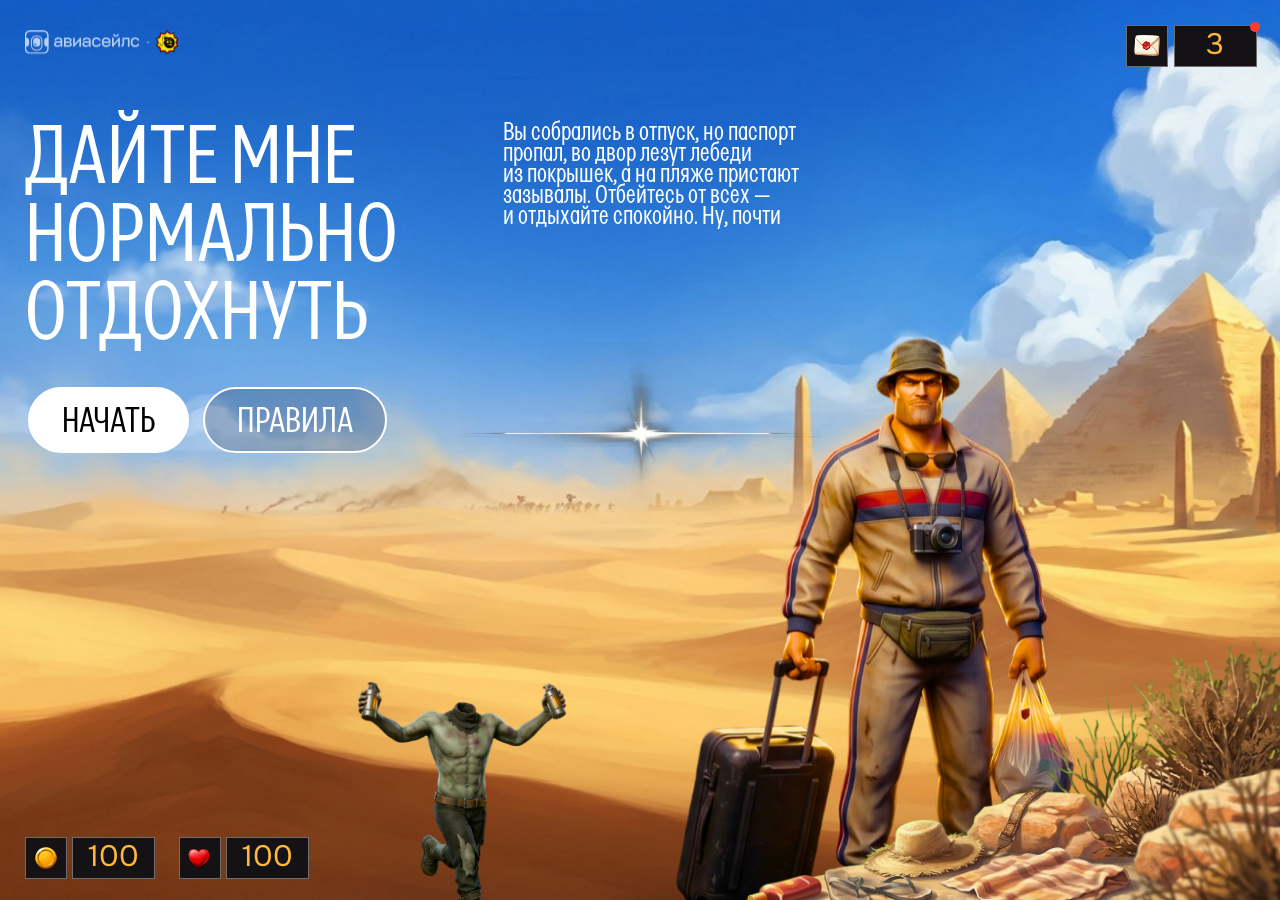
<file: index.html>
<!doctype html>
<html lang="ru">
<head>
  <meta charset="utf-8">
  <meta name="viewport" content="width=device-width, initial-scale=1, viewport-fit=cover">
  <title>Дайте мне нормально отдохнуть</title>
  <link rel="preconnect" href="https://fonts.googleapis.com">
  <link rel="preconnect" href="https://fonts.gstatic.com" crossorigin>
  <!-- Onest — запасной шрифт вместо ALS Hauss (если ALS Hauss подключён локально, он возьмётся первым) -->
  <link href="https://fonts.googleapis.com/css2?family=Onest:wght@400&display=swap" rel="stylesheet">
  <link rel="preload" as="image" href="assets/bg.png">
  <link rel="preload" as="font" href="assets/fonts/lebowski.otf" type="font/otf" crossorigin>
  <link rel="stylesheet" href="styles.css?v=6">
  <script>document.documentElement.classList.add('is-loading')</script>
</head>
<body>

<section class="hero" id="hero" aria-label="Первый экран">

  <!-- ── Слои параллакса (дальний → ближний) ── -->
  <div class="layer bg" aria-hidden="true">
    <img src="assets/bg.png" alt="" fetchpriority="high">
  </div>

  <div class="layer p b zombie" aria-hidden="true">
    <div class="in in--left"><div class="bob">
      <img src="assets/zombie.png" alt="">
    </div></div>
  </div>

  <div class="layer p b shadow" aria-hidden="true">
    <div class="in in--fade"><img src="assets/shadow.svg" alt=""></div>
  </div>

  <div class="layer p b char" aria-hidden="true">
    <div class="in in--right">
      <picture>
        <source media="(max-aspect-ratio: 1/1)" srcset="assets/hero-m.png">
        <img src="assets/hero-d.png" alt="">
      </picture>
    </div>
  </div>

  <div class="layer p b fg" aria-hidden="true">
    <div class="in in--up"><img src="assets/foreground.png" alt=""></div>
  </div>

  <!-- курсор-блик -->
  <div class="flare" id="flare" aria-hidden="true"><img src="assets/flare.png" alt=""></div>

  <!-- ── Интерфейс ── -->
  <div class="p t brand">
    <div class="in in--down">
      <a class="brand__logo" href="#" aria-label="Авиасейлс"><span class="brand__mask"><img src="assets/logo.svg" alt=""></span></a>
      <img class="brand__x" src="assets/x.svg" alt="">
      <span class="brand__partner"><img src="assets/partner.png" alt="Логотип партнёра"></span>
    </div>
  </div>

  <div class="p t hud hud--top" aria-label="Письма: 3">
    <div class="in in--down">
      <button class="hud__row hud__row--btn" id="btnMail" type="button" aria-label="Открыть входящие сообщения (3)" title="Открыть входящие сообщения">
        <span class="hud__ico"><img class="ico-mail" src="assets/mail.png" alt=""></span>
        <span class="hud__val">3</span>
        <span class="hud__badge-pulse" aria-hidden="true"></span>
      </button>
    </div>
  </div>

  <h1 class="p t title">
    <span class="in in--up">Дайте мне<br>нормально<br>отдохнуть</span>
  </h1>

  <p class="p t lead lead--2"><span class="in in--up">Вы&nbsp;собрались в&nbsp;отпуск, но&nbsp;паспорт пропал, во&nbsp;двор лезут лебеди из&nbsp;покрышек, а&nbsp;на&nbsp;пляже пристают зазывалы. Отбейтесь от&nbsp;всех&nbsp;— и&nbsp;отдыхайте спокойно. Ну,&nbsp;почти</span></p>

  <div class="p t start-wrap">
    <div class="in in--up">
      <a class="btn btn--primary" href="game.html?v=27">Начать</a>
      <button class="btn btn--ghost" id="btnRules" type="button">Правила</button>
    </div>
  </div>

  <div class="p b hud hud--bottom">
    <div class="in in--up">
      <div class="hud__row hud__row--coin" aria-label="Монеты: 100">
        <span class="hud__ico"><img class="ico-coin" src="assets/coin.png" alt=""></span>
        <span class="hud__val">100</span>
      </div>
      <div class="hud__row hud__row--heart" aria-label="Здоровье: 100">
        <span class="hud__ico"><img class="ico-heart" src="assets/heart.png" alt=""></span>
        <span class="hud__val">100</span>
      </div>
    </div>
  </div>
</section>

<!-- Входящие сообщения: стилизовано под меню шутера 2000-х -->
<div class="mail-modal" id="mailModal" aria-hidden="true" role="dialog" aria-modal="true" aria-labelledby="mailTitle">
  <div class="mail-modal__backdrop" id="mailBackdrop"></div>
  <div class="mail-modal__panel">
    <div class="mail-modal__header">
      <h2 class="mail-modal__title" id="mailTitle">Входящие <span class="mail-modal__count">3</span></h2>
      <button class="mail-modal__close" id="mailClose" type="button" aria-label="Закрыть сообщения"><span class="mail-modal__esc">Esc </span>×</button>
    </div>

    <div class="mail-modal__body">
      <nav class="mail-menu" role="tablist" aria-label="Письма">
        <button class="mail-menu__item is-active" type="button" role="tab" aria-selected="true" data-i="0">
          <span class="mail-menu__mark" aria-hidden="true">▶</span>
          <span class="mail-menu__label">Срочно! Ты&nbsp;не&nbsp;можешь просто взять и&nbsp;отдохнуть</span>
          <span class="mail-menu__dot mail-menu__dot--red" aria-hidden="true"></span>
        </button>
        <button class="mail-menu__item" type="button" role="tab" aria-selected="false" data-i="1">
          <span class="mail-menu__mark" aria-hidden="true">▶</span>
          <span class="mail-menu__label">План действий</span>
          <span class="mail-menu__dot" aria-hidden="true"></span>
        </button>
        <button class="mail-menu__item" type="button" role="tab" aria-selected="false" data-i="2">
          <span class="mail-menu__mark" aria-hidden="true">▶</span>
          <span class="mail-menu__label">Награда: скидка до&nbsp;20%</span>
          <span class="mail-menu__dot mail-menu__dot--green" aria-hidden="true"></span>
        </button>
      </nav>

      <div class="mail-view">
        <!-- Сообщение 1: Завязка сюжета -->
        <article class="mail-card mail-card--urgent is-active" role="tabpanel" data-i="0">
          <div class="mail-card__meta">
            <span class="mail-card__sender">Рабочий чат &amp; Бюрократия</span>
            <span class="mail-card__time">только что</span>
          </div>
          <h3 class="mail-card__subject">Срочно! Ты&nbsp;не&nbsp;можешь просто так взять и&nbsp;отдохнуть!</h3>
          <p class="mail-card__text">
            Ты&nbsp;наконец-то вырвался на&nbsp;пляж, но&nbsp;нормально отдохнуть не&nbsp;дают! В&nbsp;пятницу вечером прилетели 40&nbsp;правок, ЖЭК требует справку о&nbsp;прописке, на&nbsp;пляже пристают зазывалы, а&nbsp;из&nbsp;кустов бежит орда лебедей из&nbsp;покрышек и&nbsp;безголовых с&nbsp;бомбами. Твой отпуск под угрозой срыва!
          </p>
        </article>

        <!-- Сообщение 2: Правила игры -->
        <article class="mail-card" role="tabpanel" data-i="1" hidden>
          <div class="mail-card__meta">
            <span class="mail-card__sender">Служба спасения отдыхающих</span>
            <span class="mail-card__time">1 мин назад</span>
          </div>
          <h3 class="mail-card__subject">План действий: отстреливайся от&nbsp;проблем!</h3>
          <p class="mail-card__text">
            Выход один: хватай боевой чемодан и&nbsp;надувного фламинго&nbsp;— пали в&nbsp;упор по&nbsp;горящим дедлайнам и&nbsp;бюрократии. Собирай вещи в&nbsp;дорогу (паспорт, визу, шлёпанцы), уворачивайся от&nbsp;кричащих камикадзе и&nbsp;продержись <strong>все 5&nbsp;уровней</strong> до&nbsp;победы над Начальником, который звонит прямо в&nbsp;отпуск!
          </p>
        </article>

        <!-- Сообщение 3: Скидка за деньги -->
        <article class="mail-card mail-card--reward" role="tabpanel" data-i="2" hidden>
          <div class="mail-card__meta">
            <span class="mail-card__sender">Aviasales Бонус</span>
            <span class="mail-card__time">2 мин назад</span>
          </div>
          <h3 class="mail-card__subject">Награда: скидка зависит от&nbsp;собранных денег!</h3>
          <p class="mail-card__text">
            Каждая поверженная проблема и&nbsp;каждый выбитый бонус приносят деньги и&nbsp;монеты. Чем больше ты&nbsp;насобираешь за&nbsp;игру, тем выше твоя скидка на&nbsp;реальные авиабилеты и&nbsp;отели:
          </p>
          <ul class="mail-card__tiers">
            <li><span>До 3&nbsp;000 монет</span> <strong>Скидка 10%</strong></li>
            <li><span>От 3&nbsp;000 до&nbsp;6&nbsp;000 монет</span> <strong>Скидка 15%</strong></li>
            <li><span>От 6&nbsp;000 монет и&nbsp;выше</span> <strong>Скидка 20% (VIP)</strong></li>
          </ul>
          <p class="mail-card__subtext">
            Пройди 5&nbsp;волн, оставь email на&nbsp;финальном экране победы и&nbsp;забери заслуженный промокод на&nbsp;отпуск!
          </p>
        </article>
      </div>
    </div>

    <div class="mail-modal__footer">
      <a class="mail-modal__action" href="game.html?v=27"><span aria-hidden="true">&gt;&gt;</span> В&nbsp;бой за&nbsp;отпуск <span aria-hidden="true">&lt;&lt;</span></a>
    </div>
  </div>
</div>

<script src="parallax.js?v=5"></script>
</body>
</html>
</file>
<file: styles.css>
/* ─────────────────────────────────────────────────────────────
   Первый экран спецпроекта
   Все размеры — в «пикселях макета», умноженных на --u.
   Десктоп: макет 1280×769 (MacBook Air - 1)
   Мобайл:  макет 402×874  (iPhone 17 - 1), включается на портретных экранах
   ───────────────────────────────────────────────────────────── */

@font-face {
  font-family: "Lebowski";
  src: local("Lebowski by Pragmatica"), url("assets/fonts/lebowski.otf") format("opentype");
  font-weight: 400;
  font-display: swap;
}

*,
*::before,
*::after { box-sizing: border-box; }

html, body { margin: 0; background: #241709; }
body {
  font-family: Arial, Helvetica, sans-serif;
  color: #fff;
  -webkit-font-smoothing: antialiased;
  text-rendering: optimizeLegibility;
}
img { display: block; max-width: none; }

:root {
  --font-game: "ALS Hauss", "ALS Hauss VF", "Onest", Arial, sans-serif;
  --font-display: "Lebowski", "Onest", Arial, sans-serif;
  --green: #259c00;
  --green-text: #2dbd00;
  --brown: #241709;
  --hud-bg: #141215;
  --hud-border: rgba(216, 216, 216, .46);
  --hud-text: #ffb83d;
}

/* ── Сцена ─────────────────────────────────────────────────── */

.hero {
  /* масштаб: макет вписывается в экран целиком */
  --u: min(100cqw / 1280, 100cqh / 769);  /* размер самой секции, без полосы прокрутки */
  --x0: calc(50% - 640 * var(--u));   /* левый край макета, сцена по центру */
  container-type: size;

  /* значения, которые обновляет parallax.js */
  --mx: 0;       /* курсор / гироскоп, -1…1 */
  --my: 0;

  position: relative;
  height: 100vh;
  height: 100svh;
  min-height: 320px;
  overflow: hidden;
  background: #e2ad62;
  isolation: isolate;
}

/* Позиционирование в координатах макета */
.p {
  position: absolute;
  left: calc(var(--x0) + var(--x) * var(--u));
  width: calc(var(--w) * var(--u));
}
.p.t { top: calc(var(--y) * var(--u)); }
.p.b { bottom: calc(var(--b) * var(--u)); }
.zombie, .shadow, .char, .fg { height: calc(var(--h) * var(--u)); }

/* Параллакс (только арт-слои): --dx/--dy — смещение от курсора, px макета */
.layer {
  --dx: 0; --dy: 0;
  transform: translate3d(
    calc(var(--mx) * var(--dx) * var(--u) * -1),
    calc(var(--my) * var(--dy) * var(--u) * -1),
    0);
  will-change: transform;
}

.in { display: block; width: 100%; height: 100%; }
:where(.in > img, .in > picture, .in > picture > img, .bob > img) { width: 100%; height: 100%; }

/* ── Арт-слои ─────────────────────────────────────────────── */

.bg {
  position: absolute;
  inset: calc(-24 * var(--u));  /* запас под смещение */
  z-index: 0;
  --dx: 14; --dy: 8;
}
.bg img { width: 100%; height: 100%; object-fit: cover; object-position: 50% 0; }

.zombie { z-index: 1; --x: 217;    --b: -53.27; --w: 500.362; --h: 279.272; --dx: 26; --dy: 12; }
.shadow { z-index: 2; --x: 580.97; --b: -78;   --w: 652.306; --h: 115.448; --dx: 34; --dy: 14; }
.char   { z-index: 3; --x: 661.13; --b: -41.77; --w: 812.147; --h: 612.769; --dx: 34; --dy: 14; }
/* передний план прижат к правому нижнему углу экрана;
   --r/--b — небольшой вылет за край, чтобы при параллаксе не было щели */
.fg     { z-index: 4; --r: -20;    --b: -10;   --w: 662;     --h: 370;     --dx: 20; --dy: 10;
          left: auto; right: calc(var(--r) * var(--u)); }

.zombie img { object-fit: cover; }
.char img   { object-fit: fill; object-position: bottom; }  /* как в макете: растянуто по рамке */
.fg img     { object-fit: cover; transform: scaleX(-1); }   /* в макете слой отзеркален */

/* ── Интерфейс ────────────────────────────────────────────── */

.brand, .hud, .lead, .start-wrap { z-index: 5; }
.title { z-index: 2; }   /* заголовок — за персонажем: герой перекрывает буквы */

.brand { --x: 24; --y: 25; --w: 220.22; height: calc(35 * var(--u)); }
.brand .in {
  position: relative;
  scale: .7;                 /* логотип на 30% меньше макета */
  transform-origin: 0 50%;   /* левый край и центр по высоте остаются на месте */
}
.brand__logo {
  position: absolute; left: 0; top: 0;
  width: calc(166.25 * var(--u)); height: calc(35 * var(--u));
  opacity: .7;
  transition: opacity .2s;
}
.brand__logo:hover { opacity: 1; }
.brand__mask {
  position: absolute;
  inset: 0 .64% 1.74% .33%;
  /* маска из assets/logo-mask.svg встроена: с file:// Chrome не грузит внешние маски */
  -webkit-mask: url("data:image/svg+xml,%3Csvg xmlns='http://www.w3.org/2000/svg' width='164.643' height='34.3901' viewBox='0 0 164.643 34.3901' preserveAspectRatio='none'%3E%3Cpath d='M164.643 0H0V34.3901H164.643V0Z' fill='black'/%3E%3C/svg%3E") no-repeat 0 0 / 100% 100%;
          mask: url("data:image/svg+xml,%3Csvg xmlns='http://www.w3.org/2000/svg' width='164.643' height='34.3901' viewBox='0 0 164.643 34.3901' preserveAspectRatio='none'%3E%3Cpath d='M164.643 0H0V34.3901H164.643V0Z' fill='black'/%3E%3C/svg%3E") no-repeat 0 0 / 100% 100%;
}
.brand__mask img { width: 100%; height: 100%; }
.brand__x {
  position: absolute;
  left: calc(175 * var(--u)); top: calc(15 * var(--u));
  width: calc(5.42133 * var(--u)); height: calc(4.47133 * var(--u));
}
.brand__partner {
  position: absolute;
  left: calc(186 * var(--u)); top: 0;
  width: calc(34.22 * var(--u)); height: calc(34 * var(--u));
  overflow: hidden;
}
.brand__partner img {
  position: absolute;
  width: 136.46%; height: 193.8%;
  left: -36.46%; top: -53.88%;
}

.title {
  --x: 25; --y: 115; --w: 404;
  margin: 0;
  font-family: var(--font-display);
  font-weight: 400;
  font-size: calc(71 * var(--u));
  line-height: 1.1;
  white-space: nowrap;
  text-transform: uppercase;
}

.lead {
  --w: 332;
  margin: 0;
  font-family: var(--font-display);
  font-size: calc(21.934 * var(--u));
  line-height: .96;
}
.lead--1 { --x: 503; --y: 121; }
.lead--2 { --x: 503; --y: 121; }

/* кнопки «Начать» и «Правила» */
.start-wrap { --x: 28; --y: 387; --w: 400; }
.start-wrap .in { display: flex; gap: calc(14 * var(--u)); align-items: flex-start; }

.btn {
  display: inline-flex;
  align-items: center;
  justify-content: center;
  margin: 0;
  padding: calc(18 * var(--u)) calc(32 * var(--u));
  border: max(1.5px, 2 * var(--u)) solid #fff;
  border-radius: calc(67 * var(--u));
  font-family: var(--font-display);
  font-weight: 400;
  font-size: calc(30 * var(--u));
  line-height: .873;
  text-transform: uppercase;
  text-decoration: none;
  white-space: nowrap;
  cursor: pointer;
  transition: transform .16s ease, background-color .2s ease, border-color .2s ease, box-shadow .2s ease;
  -webkit-tap-highlight-color: transparent;
}
.btn--primary { background: #fff; color: #000; }
.btn--ghost   { background: rgba(20, 30, 60, .22); color: #fff; -webkit-backdrop-filter: blur(8px); backdrop-filter: blur(8px); }   /* лёгкий блюр фона — надпись читается на любой картинке */
.btn--primary:hover { background: var(--hud-text); border-color: var(--hud-text); box-shadow: 0 0 calc(24 * var(--u)) rgba(255, 184, 61, .5); }
.btn--ghost:hover   { background: rgba(255, 255, 255, .16); }
.btn:active { transform: translateY(calc(2 * var(--u))) scale(.98); }
.btn:focus-visible { outline: 3px solid var(--hud-text); outline-offset: 4px; }

/* HUD */
.hud--top    { --x: 1126; --y: 25; --w: 130.865; height: calc(42 * var(--u)); }
.hud--bottom { --x: 25;   --b: 21; --w: 284; height: calc(42 * var(--u)); }
.hud--bottom .in { display: flex; gap: calc(23.14 * var(--u)); }

/* курсор-блик: картинка из макета ходит за мышью, системный курсор скрыт */
.flare {
  position: absolute;
  z-index: 8;
  left: calc(var(--x0) + 458 * var(--u));   /* до первого движения мыши — место из макета */
  top: calc(342 * var(--u));
  width: calc(364 * var(--u));
  height: calc(182 * var(--u));
  pointer-events: none;
  transition: scale .2s ease, opacity .25s ease;
}
.flare img { width: 100%; height: 100%; }
.flare.is-follow { left: 0; top: 0; margin: calc(-91 * var(--u)) 0 0 calc(-182 * var(--u)); }  /* центр блика = кончик курсора */
.flare.is-hot { scale: 1.35; }
.flare.is-away { opacity: 0; }
@media (hover: hover) and (pointer: fine) {
  .hero, .hero * { cursor: none !important; }
}
@media not ((hover: hover) and (pointer: fine)) {
  .flare { display: none; }
}

.hud__row {
  display: flex;
  justify-content: space-between;
  width: calc(130.865 * var(--u));
  height: calc(42 * var(--u));
}
.hud__row--btn {
  background: none;
  border: none;
  padding: 0;
  margin: 0;
  cursor: pointer;
  outline: none;
  font: inherit;
  color: inherit;
  position: relative;
  transition: transform .18s ease;
  -webkit-tap-highlight-color: transparent;
}
.hud__row--btn:hover .hud__ico,
.hud__row--btn:hover .hud__val {
  border-color: var(--hud-text);
  box-shadow: 0 0 calc(12 * var(--u)) rgba(255, 184, 61, .45);
}
.hud__row--btn:active {
  transform: scale(.96);
}
.hud__row--btn:focus-visible .hud__ico,
.hud__row--btn:focus-visible .hud__val {
  outline: 2px solid #fff;
  outline-offset: 2px;
}
.hud__badge-pulse {
  position: absolute;
  right: calc(-3 * var(--u));
  top: calc(-3 * var(--u));
  width: calc(10 * var(--u));
  height: calc(10 * var(--u));
  border-radius: 50%;
  background: #ff3d2e;
  box-shadow: 0 0 0 0 rgba(255, 61, 46, .8);
  animation: pulse-badge 2s infinite;
  pointer-events: none;
}
@keyframes pulse-badge {
  0% { transform: scale(.95); box-shadow: 0 0 0 0 rgba(255, 61, 46, .8); }
  70% { transform: scale(1.15); box-shadow: 0 0 0 calc(8 * var(--u)) rgba(255, 61, 46, 0); }
  100% { transform: scale(.95); box-shadow: 0 0 0 0 rgba(255, 61, 46, 0); }
}
.hud__ico, .hud__val {
  position: relative;
  background: var(--hud-bg);
  border: max(1px, 1.26 * var(--u)) solid var(--hud-border);
}
.hud__ico { width: calc(41.986 * var(--u)); height: calc(41.986 * var(--u)); }
.hud__ico img { position: absolute; object-fit: cover; }
.ico-heart {
  left: calc(4.74 * var(--u)); top: calc(5.74 * var(--u));   /* 6×7 от внешнего края рамки */
  width: calc(29 * var(--u)); height: calc(29 * var(--u));
}
.ico-mail {
  left: calc(3.74 * var(--u)); top: calc(5.24 * var(--u));   /* 32×29 по центру квадрата */
  width: calc(32 * var(--u)); height: calc(29 * var(--u));
  object-fit: contain;
}
.ico-coin {
  left: calc(3.74 * var(--u)); top: calc(3.74 * var(--u));   /* 5×5 от внешнего края рамки */
  width: calc(32 * var(--u)); height: calc(32 * var(--u));
}
.hud__val {
  display: flex;
  align-items: center;
  justify-content: center;
  width: calc(83 * var(--u));
  height: calc(42 * var(--u));
  padding-bottom: calc(2 * var(--u));
  color: var(--hud-text);
  font-family: var(--font-game);
  font-size: calc(29.543 * var(--u));
  line-height: .873;
}

/* ── Мобайл (портретная ориентация) ───────────────────────── */

@media (max-aspect-ratio: 1/1) {
  .hero {
    --u: min(100cqw / 402, 100cqh / 720);
    --x0: calc(50% - 201 * var(--u));
  }

  .bg img { object-position: 66% 50%; }

  .zombie { --x: -68;  --b: 289; --w: 181; --h: 101; --dx: 18; --dy: 8; }
  .char   { --x: -212; --b: -29; --w: 916; --h: 511; --dx: 22; --dy: 10; }
  .fg     { --r: -77;  --b: -13; --w: 662; --h: 370; --dx: 30; --dy: 8; }
  .shadow { display: none; }
  .char img { object-fit: cover; }

  .brand { --x: 17; --y: 17; }
  .hud--top { --x: 256; --y: 13; }

  .title { --x: 17; --y: 90; --w: 384; font-size: calc(67.485 * var(--u)); }
  .lead--1 { --x: 23; --y: 342; }
  .lead--2 { display: none; }

  /* кнопки прибиты к низу экрана, над HUD */
  .p.t.start-wrap { --x: 20; --w: 370; top: auto; bottom: calc(103 * var(--u)); }
  .hud--bottom { --x: 17; --b: 24; --w: 305.865; }
  .hud--bottom .in { gap: calc(27.14 * var(--u)); }
  .hud__row--heart { order: -1; }
}

/* ── Появление при загрузке ───────────────────────────────── */

@keyframes in-up    { from { opacity: 0; transform: translateY(40px); } }
@keyframes in-down  { from { opacity: 0; transform: translateY(-24px); } }
@keyframes in-left  { from { opacity: 0; transform: translateX(-90px); } }
@keyframes in-right { from { opacity: 0; transform: translateX(90px); } }
@keyframes in-fade  { from { opacity: 0; } }

.in {
  animation: var(--anim, in-fade) .9s cubic-bezier(.2, .8, .2, 1) var(--delay, 0s) both;
}
.in--up    { --anim: in-up; }
.in--down  { --anim: in-down; }
.in--left  { --anim: in-left; }
.in--right { --anim: in-right; }

.fg      .in { --delay: .05s; }
.char    .in { --delay: .15s; }
.shadow  .in { --delay: .35s; }
.zombie  .in { --delay: .45s; }
.brand   .in, .hud--top .in { --delay: .2s; }
.title   .in { --delay: .3s; }
.lead--1 .in { --delay: .42s; }
.lead--2 .in { --delay: .5s; }
.start-wrap .in { --delay: .6s; }
.hud--bottom .in { --delay: .7s; }

/* пока сцена грузится — всё на паузе (класс снимает parallax.js) */
.is-loading .in { animation-play-state: paused; }

/* зомби бежит: лёгкое покачивание */
@keyframes bob {
  0%, 100% { transform: translateY(0) rotate(-1.5deg); }
  50%      { transform: translateY(-4%) rotate(1.5deg); }
}
.bob { width: 100%; height: 100%; transform-origin: 50% 90%; animation: bob .8s ease-in-out infinite; }

/* персонаж дышит */
@keyframes breathe { 50% { transform: scaleY(1.008); } }
.char picture { display: block; transform-origin: 50% 100%; animation: breathe 4s ease-in-out infinite; }

/* ── Без анимаций ─────────────────────────────────────────── */

@media (prefers-reduced-motion: reduce) {
  .in, .bob, .char picture { animation: none !important; }
  .layer { transform: none !important; }
}

/* ── Входящие: меню шутера 2000-х ─────────────────────────── */

.mail-modal {
  --glow: 0 0 6px rgba(255, 184, 61, .75), 0 0 18px rgba(255, 140, 0, .35);
  position: fixed;
  inset: 0;
  z-index: 100;
  display: flex;
  align-items: center;
  justify-content: center;
  padding: 16px;
  opacity: 0;
  pointer-events: none;
  transition: opacity .25s ease;
}
.mail-modal.is-open { opacity: 1; pointer-events: auto; }
.mail-modal__backdrop {
  position: absolute;
  inset: 0;
  background:
    radial-gradient(ellipse at center, rgba(40, 22, 4, .55), rgba(6, 4, 2, .92) 70%);
}

/* рамка «под металл»: светлый скос сверху, тёмный снизу, заклёпки по углам */
.mail-modal__panel {
  position: relative;
  width: min(820px, 100%);
  max-height: min(90vh, 620px);
  display: flex;
  flex-direction: column;
  padding: 6px;
  background: linear-gradient(180deg, #8a8477 0%, #3b3833 18%, #1c1b19 50%, #3b3833 82%, #6f6a60 100%);
  box-shadow:
    inset 1px 1px 0 rgba(255, 255, 255, .45),
    inset -1px -1px 0 rgba(0, 0, 0, .8),
    0 0 0 1px #000,
    0 24px 60px rgba(0, 0, 0, .8),
    0 0 40px rgba(255, 140, 0, .18);
  transform: scale(.94);
  transition: transform .3s cubic-bezier(.2, .9, .2, 1.2);
}
.mail-modal.is-open .mail-modal__panel { transform: scale(1); }
.mail-modal__panel::before,
.mail-modal__panel::after {
  content: "";
  position: absolute;
  top: 8px;
  width: 8px; height: 8px;
  border-radius: 50%;
  background: radial-gradient(circle at 35% 35%, #e8e2d2, #6b655a 55%, #1a1917);
  box-shadow: 0 0 0 1px rgba(0, 0, 0, .6);
  z-index: 2;
}
.mail-modal__panel::before { left: 8px; }
.mail-modal__panel::after  { right: 8px; }

/* внутреннее «стекло» со строками развёртки */
.mail-modal__header,
.mail-modal__body,
.mail-modal__footer {
  position: relative;
  background-color: #0c0b0a;
  background-image: repeating-linear-gradient(0deg, rgba(255, 255, 255, .025) 0 1px, transparent 1px 3px);
}
.mail-modal__header {
  display: flex;
  align-items: center;
  justify-content: center;
  gap: 16px;
  padding: 20px 64px 14px;
  border: 1px solid #000;
  border-bottom: 0;
}
.mail-modal__title {
  display: flex;
  align-items: center;
  gap: 14px;
  width: 100%;
  margin: 0;
  font-family: var(--font-display);
  font-weight: 400;
  font-size: 34px;
  line-height: 1;
  letter-spacing: .06em;
  text-transform: uppercase;
  color: var(--hud-text);
  text-shadow: var(--glow);
  white-space: nowrap;
}
/* двойные линии по бокам заголовка: ═══ ВХОДЯЩИЕ ═══ */
.mail-modal__title::before,
.mail-modal__title::after {
  content: "";
  flex: 1;
  height: 6px;
  border-top: 2px solid rgba(255, 184, 61, .7);
  border-bottom: 2px solid rgba(255, 184, 61, .7);
  box-shadow: 0 0 8px rgba(255, 140, 0, .35);
}
.mail-modal__count {
  font-size: .55em;
  padding: 3px 7px 2px;
  border: 1px solid currentColor;
  letter-spacing: 0;
}
.mail-modal__close {
  position: absolute;
  right: 14px;
  top: 50%;
  translate: 0 -40%;
  padding: 4px 6px;
  background: none;
  border: 0;
  font-family: var(--font-display);
  font-size: 15px;
  letter-spacing: .08em;
  text-transform: uppercase;
  color: rgba(255, 184, 61, .6);
  cursor: pointer;
  transition: color .15s, text-shadow .15s;
}
.mail-modal__close:hover,
.mail-modal__close:focus-visible { color: #ffe2a8; text-shadow: var(--glow); outline: none; }

.mail-modal__body {
  display: grid;
  grid-template-columns: minmax(200px, 38%) 1fr;
  min-height: 0;
  flex: 1;
  border-inline: 1px solid #000;
}

/* список писем — пункты меню */
.mail-menu {
  display: flex;
  flex-direction: column;
  gap: 4px;
  padding: 18px 10px 18px 14px;
  border-right: 1px solid rgba(255, 184, 61, .22);
}
.mail-menu__item {
  display: grid;
  grid-template-columns: 18px 1fr 8px;
  align-items: center;
  gap: 8px;
  width: 100%;
  padding: 10px 8px;
  background: none;
  border: 0;
  text-align: left;
  font-family: var(--font-display);
  font-size: 19px;
  line-height: 1.05;
  text-transform: uppercase;
  color: rgba(255, 184, 61, .5);
  cursor: pointer;
  transition: color .12s, background-color .12s, text-shadow .12s;
}
.mail-menu__mark { font-size: 12px; opacity: 0; transition: opacity .12s, translate .12s; translate: -4px 0; }
.mail-menu__item:hover,
.mail-menu__item:focus-visible { color: #ffd389; outline: none; }
.mail-menu__item.is-active {
  color: #ffe9bf;
  text-shadow: var(--glow);
  background: linear-gradient(90deg, rgba(255, 140, 0, .22), transparent);
}
.mail-menu__item.is-active .mail-menu__mark { opacity: 1; translate: 0 0; animation: mark-blink 1s steps(2, start) infinite; }
@keyframes mark-blink { to { visibility: hidden; } }
.mail-menu__dot { width: 8px; height: 8px; background: var(--hud-text); box-shadow: 0 0 6px var(--hud-text); }
.mail-menu__dot--red   { background: #ff3d2e; box-shadow: 0 0 6px #ff3d2e; }
.mail-menu__dot--green { background: var(--green-text); box-shadow: 0 0 6px var(--green-text); }

/* текст выбранного письма */
.mail-view {
  padding: 20px 24px 22px;
  overflow-y: auto;
  -webkit-overflow-scrolling: touch;
  scrollbar-color: rgba(255, 184, 61, .5) transparent;
}
.mail-card { animation: card-in .25s ease both; }
.mail-card[hidden] { display: none; }
@keyframes card-in { from { opacity: 0; transform: translateX(10px); } }
.mail-card__meta {
  display: flex;
  justify-content: space-between;
  gap: 12px;
  margin-bottom: 10px;
  padding-bottom: 8px;
  border-bottom: 1px dashed rgba(255, 184, 61, .25);
  font-family: var(--font-display);
  font-size: 14px;
  letter-spacing: .05em;
  text-transform: uppercase;
  color: rgba(255, 184, 61, .6);
}
.mail-card__sender::before { content: "От: "; color: rgba(255, 184, 61, .4); }
.mail-card__subject {
  margin: 0 0 12px;
  font-family: var(--font-display);
  font-weight: 400;
  font-size: 26px;
  line-height: 1.02;
  text-transform: uppercase;
  color: var(--hud-text);
  text-shadow: var(--glow);
}
.mail-card--urgent .mail-card__subject { color: #ff8a6e; text-shadow: 0 0 6px rgba(255, 61, 46, .7), 0 0 18px rgba(255, 61, 46, .3); }
.mail-card--reward .mail-card__subject { color: #9dff7a; text-shadow: 0 0 6px rgba(45, 189, 0, .7), 0 0 18px rgba(45, 189, 0, .3); }
.mail-card__text {
  margin: 0;
  font-family: var(--font-game);
  font-size: 15px;
  line-height: 1.5;
  color: #e9dcc4;
}
.mail-card__text strong { color: var(--hud-text); font-weight: 600; }
.mail-card__tiers {
  margin: 14px 0;
  padding: 0;
  list-style: none;
  display: flex;
  flex-direction: column;
  gap: 6px;
}
.mail-card__tiers li {
  display: flex;
  justify-content: space-between;
  gap: 10px;
  padding: 8px 12px 7px;
  background: var(--hud-bg);
  border: 1.26px solid var(--hud-border);
  font-family: var(--font-display);
  font-size: 15px;
  text-transform: uppercase;
  color: #e9dcc4;
}
.mail-card__tiers li strong { font-weight: 400; color: #9dff7a; text-shadow: 0 0 6px rgba(45, 189, 0, .6); white-space: nowrap; }
.mail-card__subtext { margin: 10px 0 0; font-family: var(--font-game); font-size: 13px; color: rgba(233, 220, 196, .7); }

.mail-modal__footer {
  display: flex;
  justify-content: center;
  padding: 14px 16px 18px;
  border: 1px solid #000;
  border-top: 2px solid rgba(255, 184, 61, .35);
}
.mail-modal__action {
  padding: 6px 14px;
  font-family: var(--font-display);
  font-size: 28px;
  line-height: 1;
  letter-spacing: .05em;
  text-transform: uppercase;
  text-decoration: none;
  color: var(--hud-text);
  text-shadow: var(--glow);
  transition: color .15s, scale .15s;
}
.mail-modal__action span { display: inline-block; transition: translate .2s; }
.mail-modal__action:hover,
.mail-modal__action:focus-visible { color: #fff3d6; outline: none; scale: 1.06; }
.mail-modal__action:hover span:first-child { translate: -6px 0; }
.mail-modal__action:hover span:last-child  { translate: 6px 0; }

@media (max-width: 640px) {
  .mail-modal { padding: 10px; }
  .mail-modal__panel { max-height: 92svh; padding: 4px; }
  .mail-modal__panel::before, .mail-modal__panel::after { display: none; }
  .mail-modal__header { padding: 16px 70px 12px 14px; }
  .mail-modal__title { font-size: 26px; gap: 10px; }
  .mail-modal__title::after { display: none; }
  .mail-modal__esc { display: none; }
  .mail-modal__close { font-size: 26px; }
  .mail-modal__body { grid-template-columns: 1fr; grid-template-rows: auto 1fr; }
  .mail-menu { padding: 10px 8px; border-right: 0; border-bottom: 1px solid rgba(255, 184, 61, .22); gap: 0; }
  .mail-menu__item { font-size: 16px; padding: 8px 6px; }
  .mail-view { padding: 14px 14px 16px; }
  .mail-card__subject { font-size: 22px; }
  .mail-card__text { font-size: 14px; }
  .mail-card__tiers li { font-size: 13px; }
  .mail-modal__action { font-size: 23px; }
}
</file>
